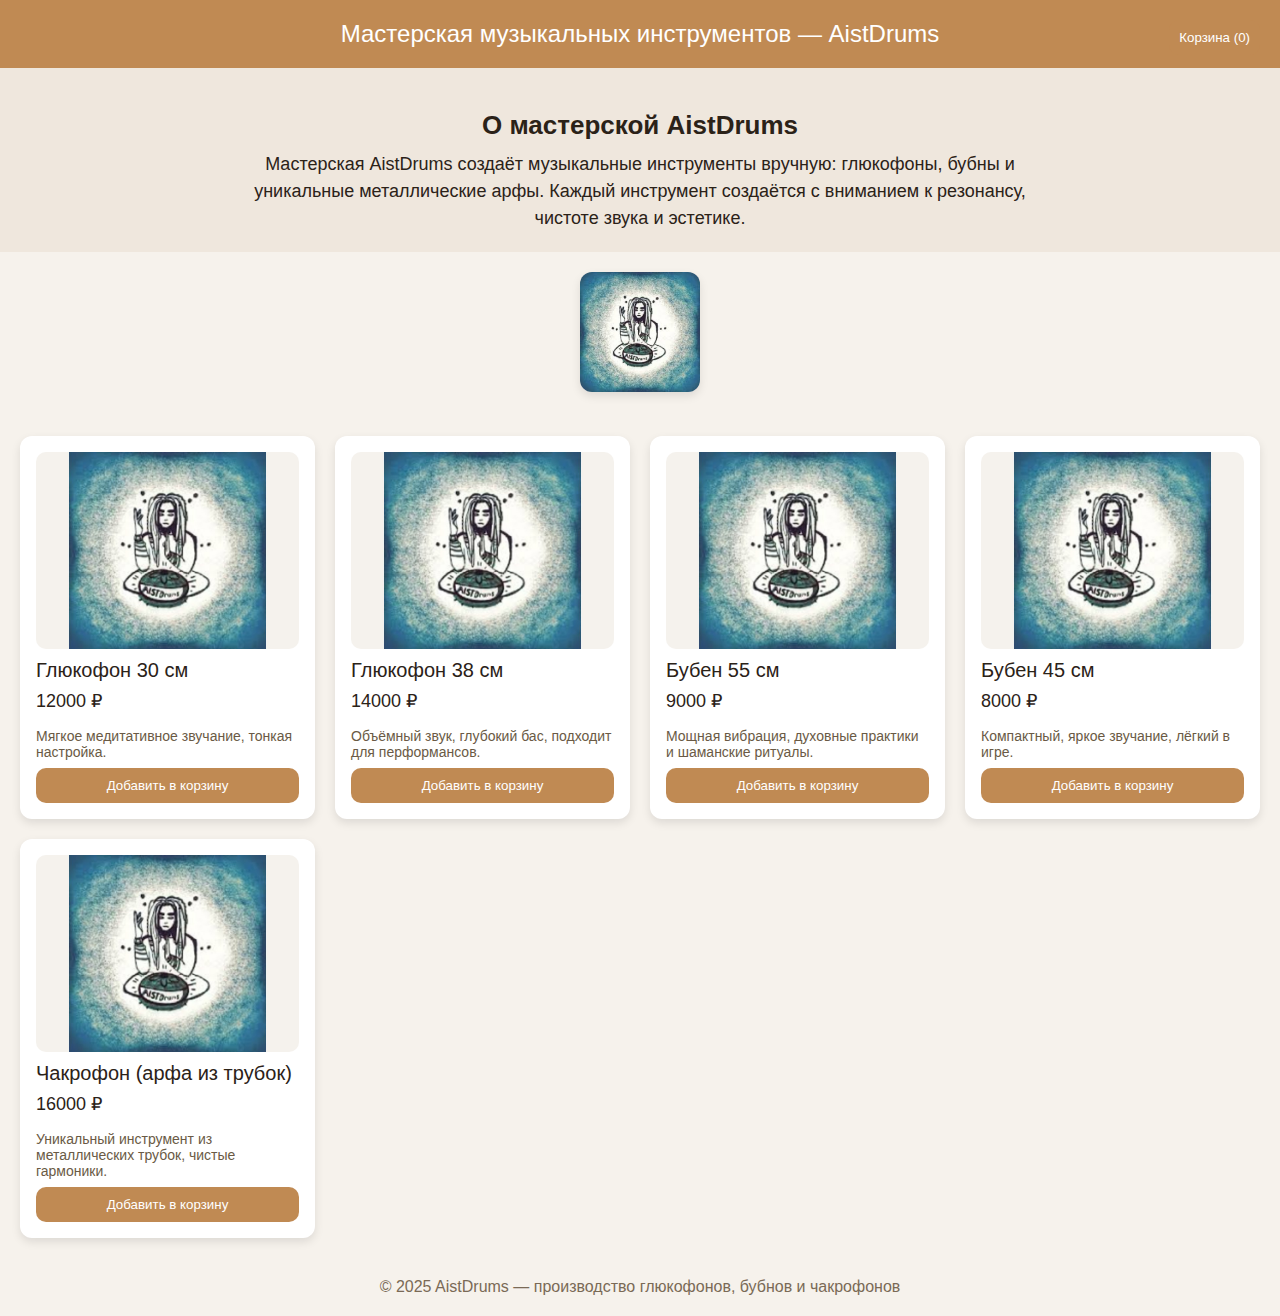
<file: index.html>
<!DOCTYPE html>
<html lang="ru">
<head>
  <meta charset="UTF-8" />
  <meta name="viewport" content="width=device-width, initial-scale=1.0" />
  <link rel="manifest" href="manifest.json" />
  <title>AistDrums — Магазин музыкальных инструментов</title>
  <style>
    /* ========== СТИЛИ (Tailwind-like минималистично вручную) ========== */
    body { margin: 0; font-family: sans-serif; background: #f6f2ec; color: #2b2218; }
    header { background: #c08a53; padding: 20px; color: white; text-align: center; font-size: 24px; }
    .catalog { display: grid; grid-template-columns: repeat(auto-fit, minmax(250px, 1fr)); gap: 20px; padding: 20px; }
    .card { background: white; padding: 16px; border-radius: 12px; box-shadow: 0 4px 10px rgba(0,0,0,0.1); display:flex; flex-direction:column; }
    .card img { width: 100%; border-radius: 10px; }
    .card-title { font-size: 20px; margin-top:10px; }
    .card-price { font-size: 18px; margin: 8px 0; }
    button { background: #c08a53; border: none; color: white; padding: 10px; border-radius: 10px; cursor: pointer; }
    button:hover { background: #a67340; }
    #cartPanel { position: fixed; top:0; right:0; width: 320px; height:100%; background:white; box-shadow: -2px 0 10px rgba(0,0,0,0.2); padding:20px; display:none; flex-direction:column; }
    #overlay { position: fixed; inset:0; background:rgba(0,0,0,0.4); display:none; }
    .cart-item { margin-bottom:10px; border-bottom:1px solid #ddd; padding-bottom:10px; }
    footer { text-align:center; padding: 20px; color:#7a6a56; }
  </style>
</head>
<body>
  <header>
    Мастерская музыкальных инструментов — AistDrums
  </header>

  <section style="padding:20px; background:#efe7dd; text-align:center;">
    <h2 style="font-size:26px; margin-bottom:10px;">О мастерской AistDrums</h2>
    <p style="max-width:800px; margin:0 auto; font-size:18px; line-height:1.5;">
      Мастерская AistDrums создаёт музыкальные инструменты вручную: глюкофоны, бубны и уникальные металлические арфы.
      Каждый инструмент создаётся с вниманием к резонансу, чистоте звука и эстетике.
    </p>
  </section>

  <button onclick="openCart()" style="position:fixed; top:20px; right:20px; z-index:20;">Корзина (<span id="cartCount">0</span>)</button>

  <div style="text-align:center; padding:20px;">
    <img src="images/icons/icon-192.png" alt="AistDrums Logo" style="width:120px; border-radius:12px; box-shadow:0 4px 10px rgba(0,0,0,0.1);"/>
  </div>

  <div class="catalog" id="catalog"></div>

  <div id="overlay" onclick="closeCart()"></div>
  <div id="cartPanel">
    <h2>Корзина</h2>
    <div id="cartItems"></div>

    <h3>Оформление заказа</h3>
    <input id="orderName" placeholder="Ваше имя" style="width:100%; padding:8px; margin-bottom:10px;"/>
    <input id="orderPhone" placeholder="Телефон" style="width:100%; padding:8px; margin-bottom:10px;"/>
    <textarea id="orderComment" placeholder="Комментарий" style="width:100%; padding:8px; height:70px;"></textarea>

    <button onclick="submitOrder()" style="margin-top:10px;">Отправить заказ</button>
    <button onclick="closeCart()" style="margin-top:10px; background:#999;">Закрыть</button>
  </div>

  <footer>
    © 2025 AistDrums — производство глюкофонов, бубнов и чакрофонов
  </footer>

  <script>
    /* ========== SCRIPT: каталог, корзина, форма заказа ========== */

    const products = [
      { id:1, title:"Глюкофон 30 см", price:12000, img:"images/gluk30.jpg", info:"Мягкое медитативное звучание, тонкая настройка." },
      { id:2, title:"Глюкофон 38 см", price:14000, img:"images/gluk38.jpg", info:"Объёмный звук, глубокий бас, подходит для перформансов." },
      { id:3, title:"Бубен 55 см", price:9000, img:"images/buben55.jpg", info:"Мощная вибрация, духовные практики и шаманские ритуалы." },
      { id:4, title:"Бубен 45 см", price:8000, img:"images/buben45.jpg", info:"Компактный, яркое звучание, лёгкий в игре." },
      { id:5, title:"Чакрофон (арфа из трубок)", price:16000, img:"images/chakrofon.jpg", info:"Уникальный инструмент из металлических трубок, чистые гармоники." }
    ];

    const catalog = document.getElementById('catalog');
    products.forEach(p => {
      catalog.innerHTML += `
        <div class='card'>
          <img src='${p.img}' alt='${p.title}' />
          <div class='card-title'>${p.title}</div>
          <div class='card-price'>${p.price} ₽</div>
          <div class='card-info' style="font-size:14px; color:#6a5a45; margin:8px 0;">${p.info}</div>
          <button onclick='addToCart(${p.id})'>Добавить в корзину</button>
        </div>
      `;
    });

    let cart = [];

    function addToCart(id) {
      const item = products.find(p => p.id === id);
      cart.push(item);
      updateCart();
    }

    function updateCart() {
      document.getElementById('cartCount').textContent = cart.length;
      const list = document.getElementById('cartItems');

      list.innerHTML = cart.map(i => `
        <div class='cart-item'>${i.title} — ${i.price} ₽</div>
      `).join('');
    }

    function openCart() {
      document.getElementById('overlay').style.display = 'block';
      document.getElementById('cartPanel').style.display = 'flex';
    }

    function closeCart() {
      document.getElementById('overlay').style.display = 'none';
      document.getElementById('cartPanel').style.display = 'none';
    }

    // ===== Telegram WebApp API init =====
    const tg = window.Telegram?.WebApp;
    if (tg) tg.expand();

    function submitOrder() {
      const name = document.getElementById('orderName').value;
      const phone = document.getElementById('orderPhone').value;
      const comment = document.getElementById('orderComment').value;

      if (!name || !phone) {
        alert('Заполните имя и телефон');
        return;
      }

      const orderData = {
        name, phone, comment,
        items: cart
      };

      // --- Отправка заказа в Telegram ---
      if (tg) {
        tg.sendData(JSON.stringify(orderData));
      }

      // Запрос напрямую в Telegram Bot API (замени TOKEN и CHAT_ID)
      fetch(`https://api.telegram.org/botYOUR_TELEGRAM_BOT_TOKEN/sendMessage`, {
        method: "POST",
        headers: { "Content-Type": "application/json" },
        body: JSON.stringify({
          chat_id: "YOUR_CHAT_ID",
          text: `Новый заказ AistDrums:%0AИмя: ${name}%0AТелефон: ${phone}%0AКомментарий: ${comment}%0AТовары: ${cart.map(c=>c.title).join(', ')}`
        })
      });
      alert("Заказ отправлен! Мы свяжемся с вами.");

      cart = [];
      updateCart();
    }

    /* ========== PWA Service Worker Registration ========== */
    if ('serviceWorker' in navigator) {
      navigator.serviceWorker.register('sw.js');
    }
  </script>
</body>
</html>
</file>
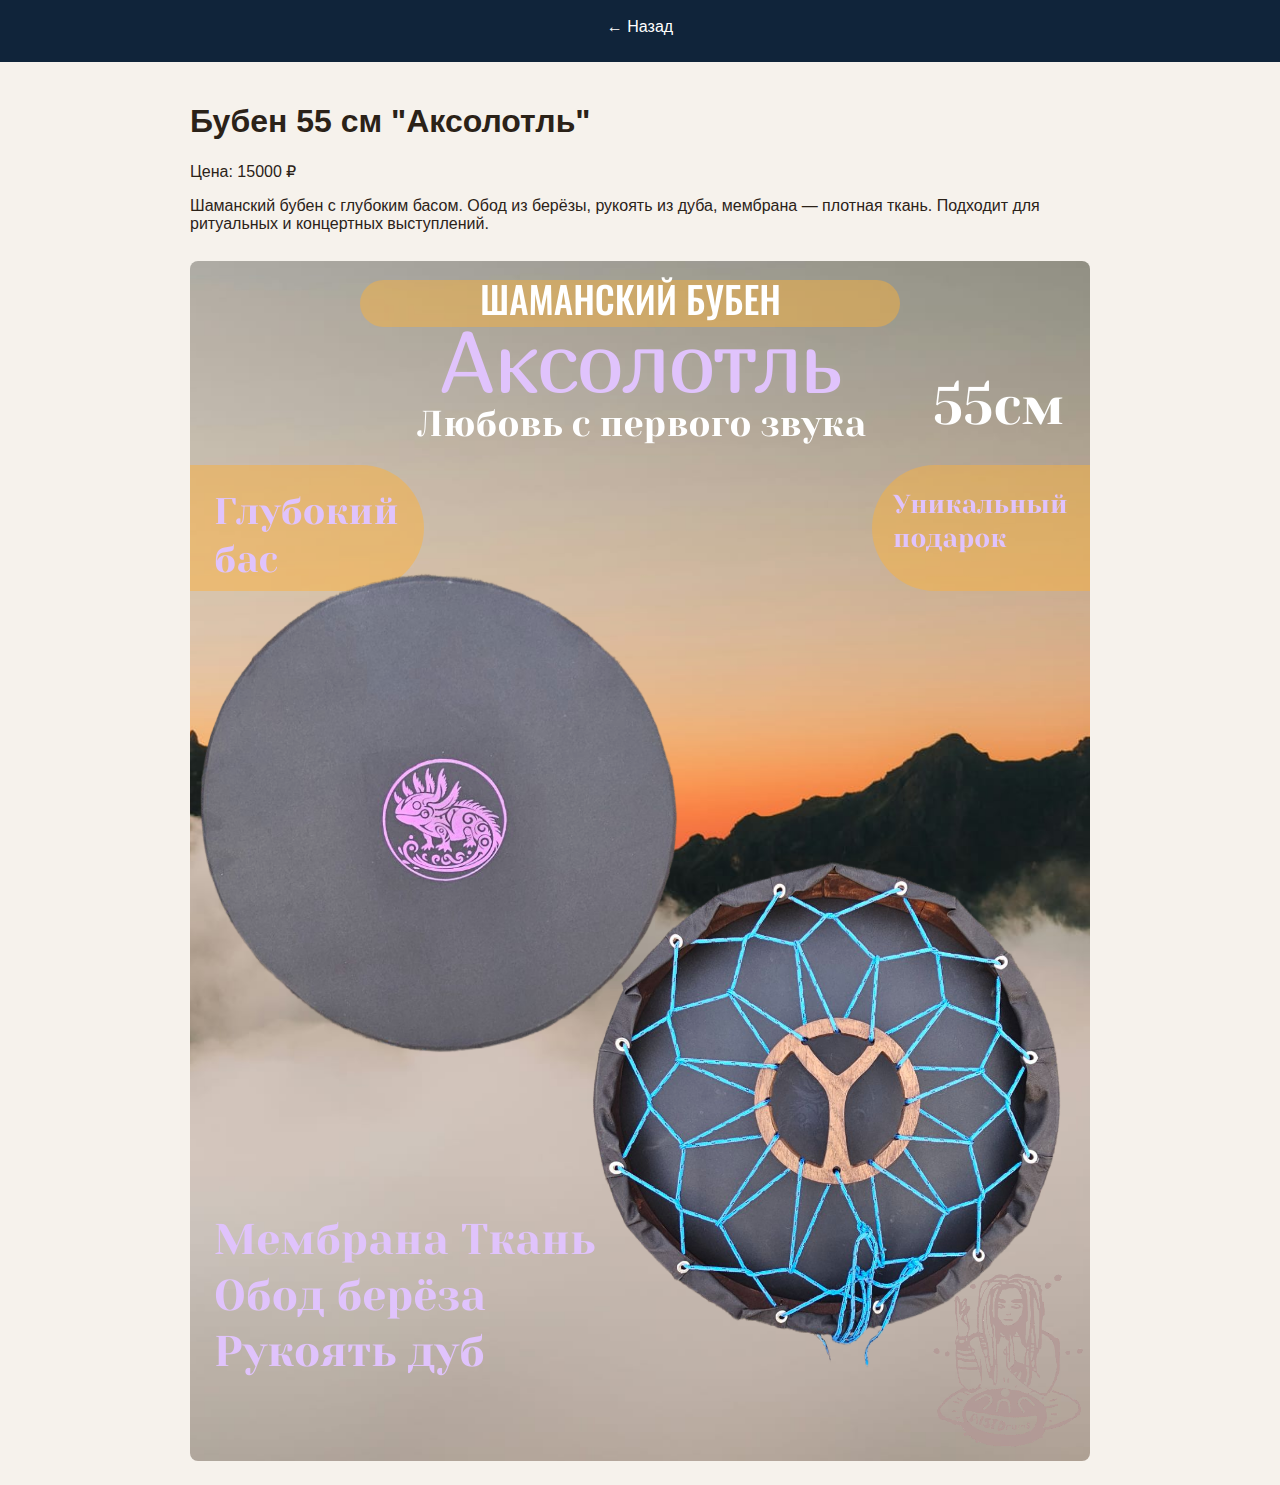
<file: aksolotl.html>
<!DOCTYPE html><html lang="ru"><head><meta charset="utf-8"/><meta name="viewport" content="width=device-width,initial-scale=1"/><title>Бубен 55 см "Аксолотль"</title><link rel="stylesheet" href="css/styles.css"/></head><body><header class='site-header'><a class='back' href='index.html'>← Назад</a></header><main style='padding:20px;max-width:900px;margin:auto;'><h1>Бубен 55 см "Аксолотль"</h1><p>Цена: 15000 ₽</p><p>Шаманский бубен с глубоким басом. Обод из берёзы, рукоять из дуба, мембрана — плотная ткань. Подходит для ритуальных и концертных выступлений.</p><img src='images/15.png' style='max-width:100%;margin-top:12px;border-radius:8px'/></main></body></html>
</file>
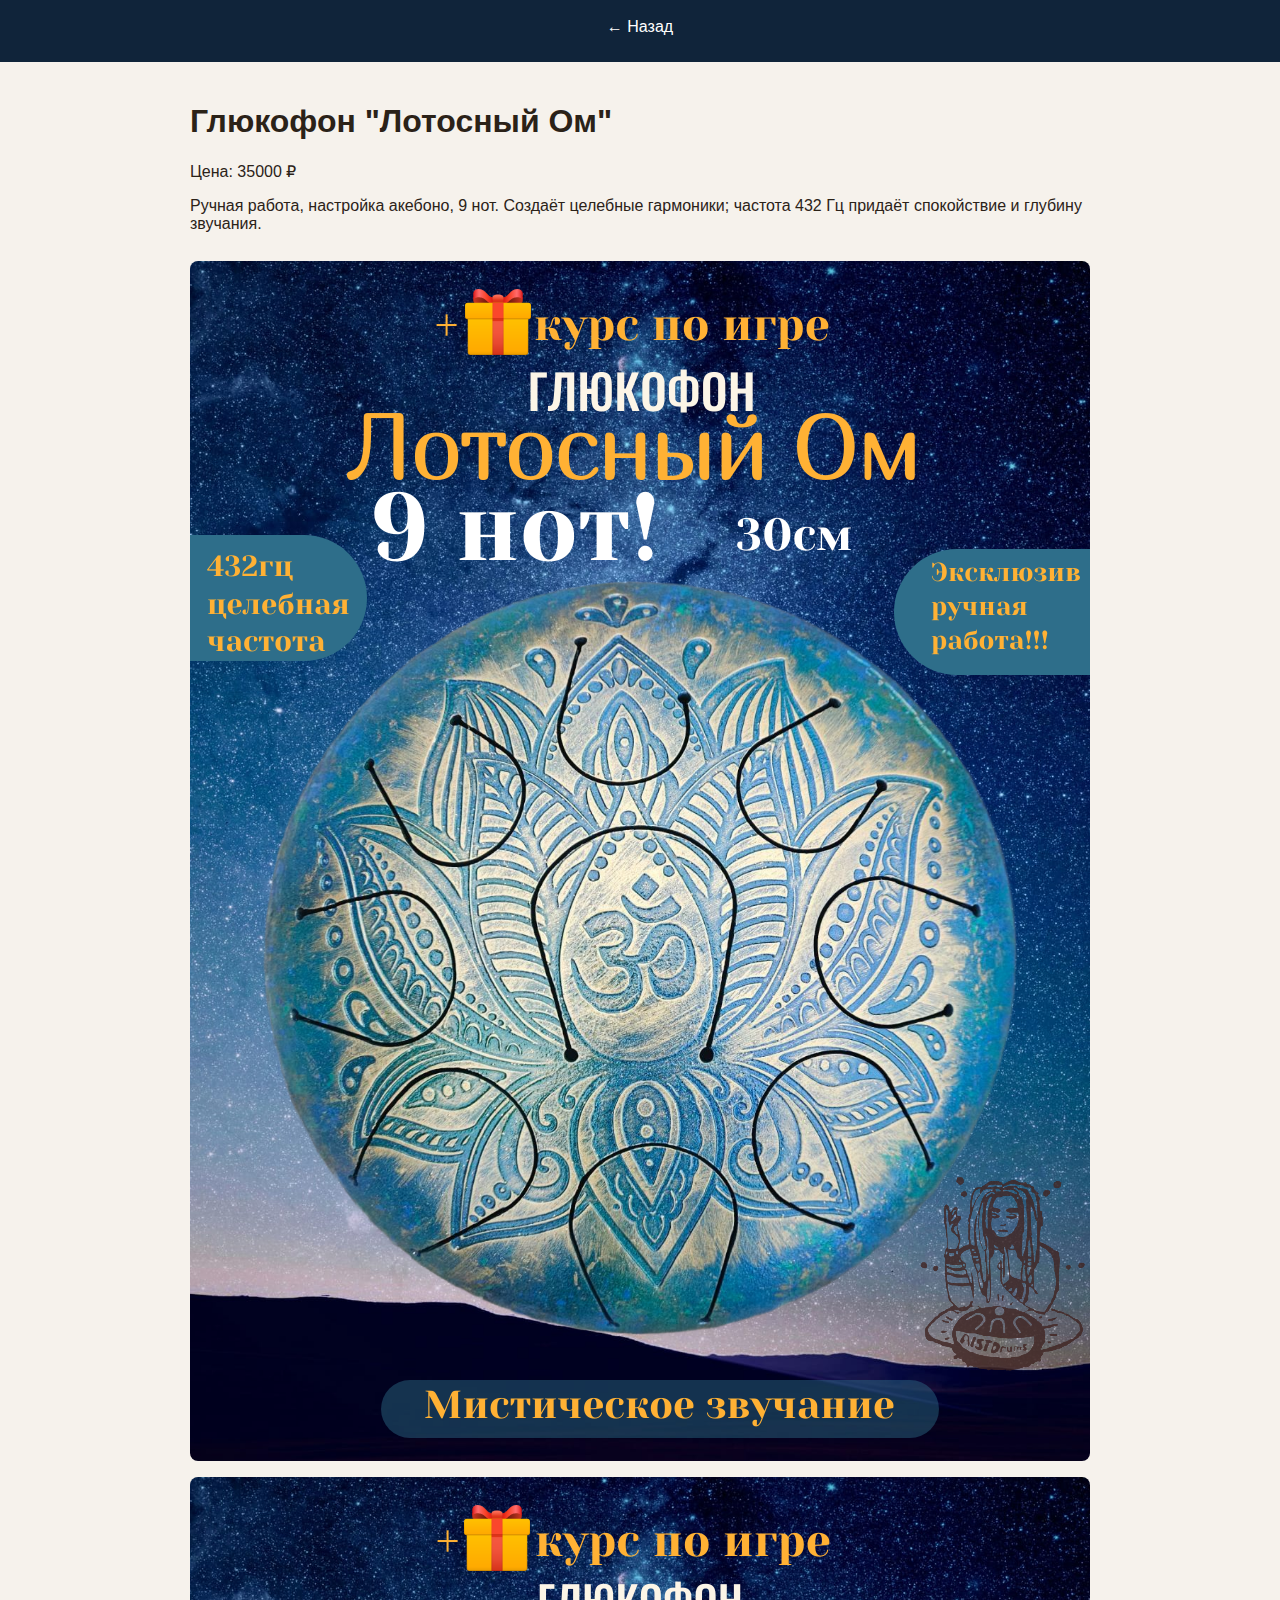
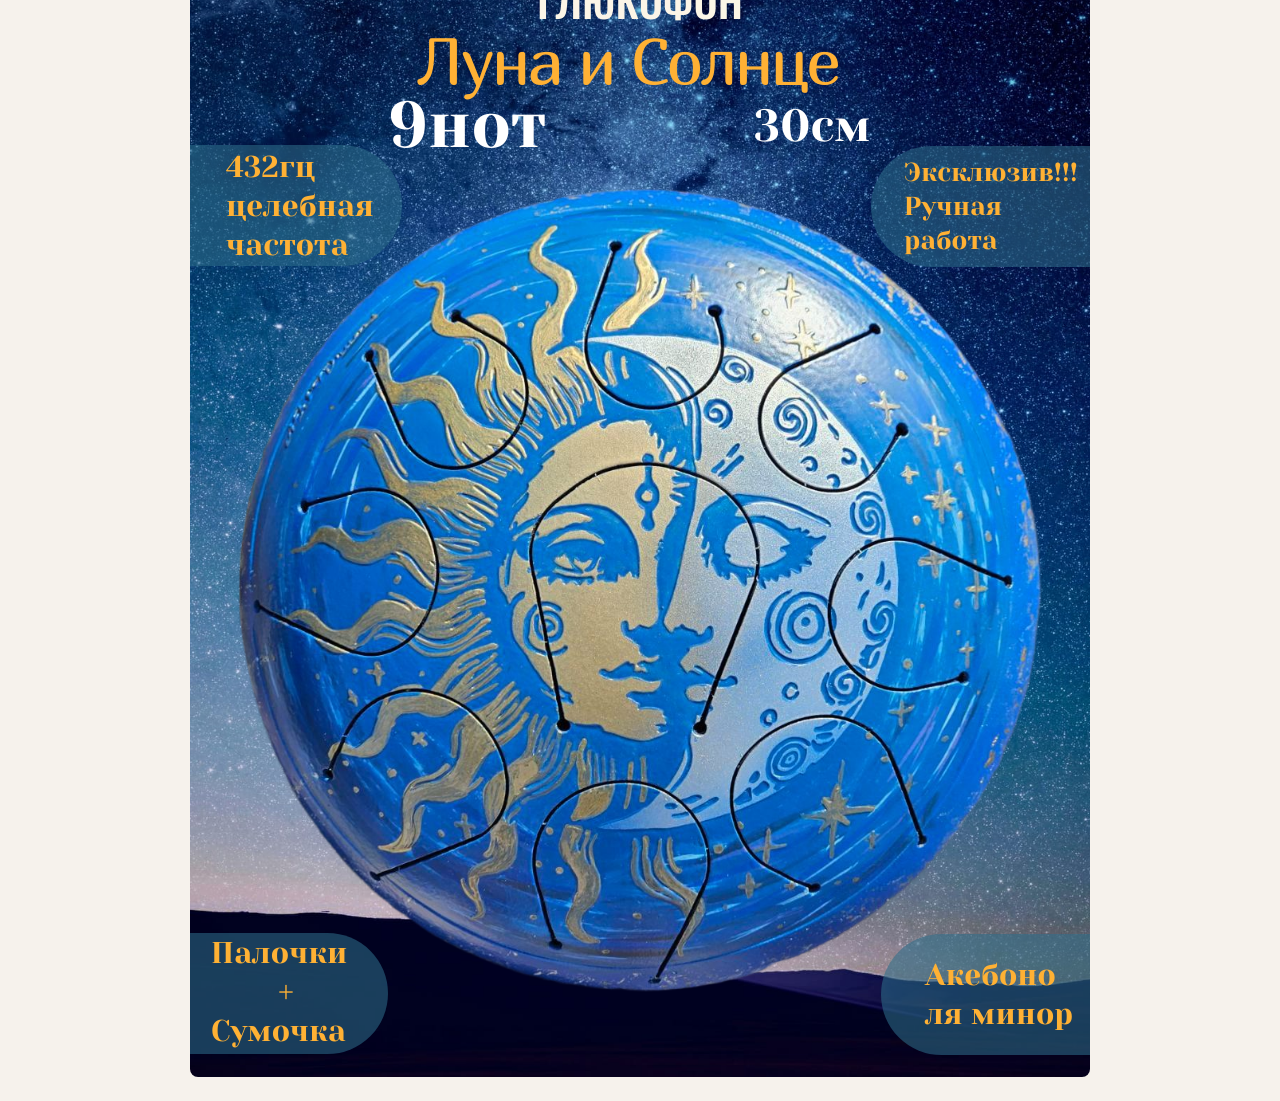
<file: lotos-om.html>
<!DOCTYPE html><html lang="ru"><head><meta charset="utf-8"/><meta name="viewport" content="width=device-width,initial-scale=1"/><title>Глюкофон "Лотосный Ом"</title><link rel="stylesheet" href="css/styles.css"/></head><body><header class='site-header'><a class='back' href='index.html'>← Назад</a></header><main style='padding:20px;max-width:900px;margin:auto;'><h1>Глюкофон "Лотосный Ом"</h1><p>Цена: 35000 ₽</p><p>Ручная работа, настройка акебоно, 9 нот. Создаёт целебные гармоники; частота 432 Гц придаёт спокойствие и глубину звучания.</p><img src='images/10.png' style='max-width:100%;margin-top:12px;border-radius:8px'/><img src='images/1.png' style='max-width:100%;margin-top:12px;border-radius:8px'/></main></body></html>
</file>
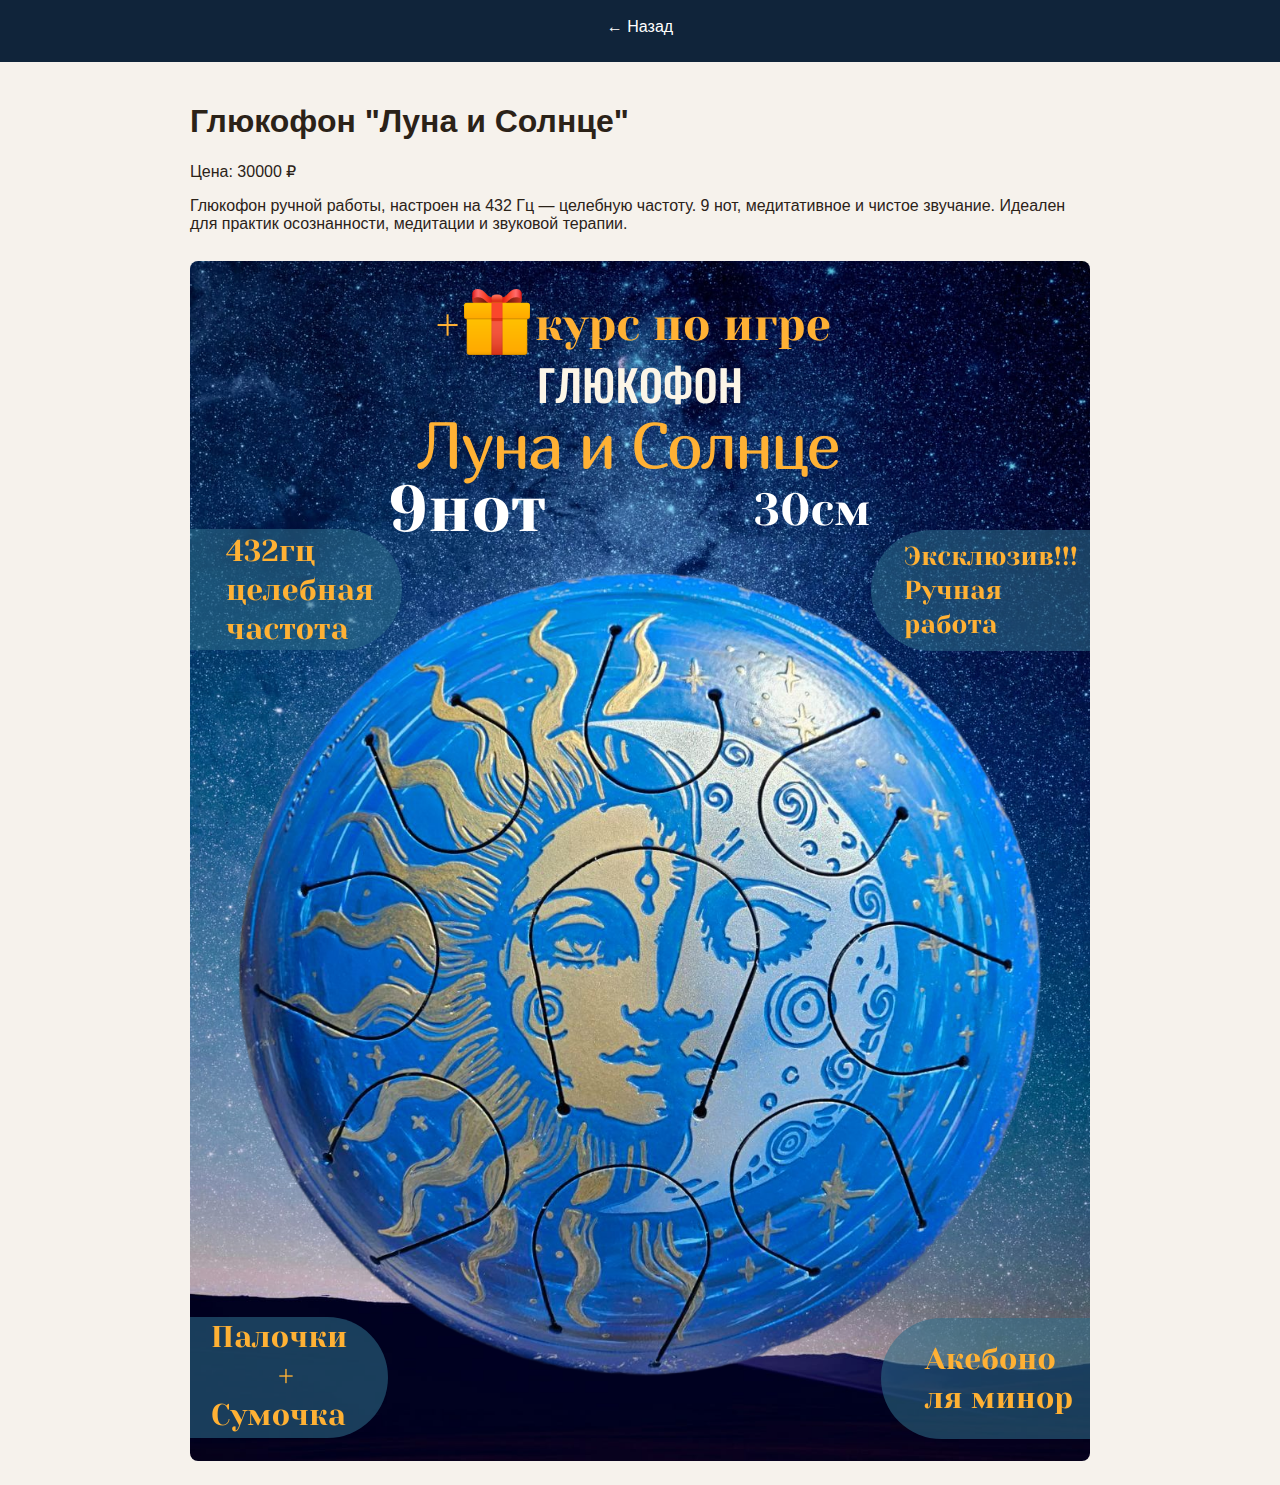
<file: luna-solnce.html>
<!DOCTYPE html><html lang="ru"><head><meta charset="utf-8"/><meta name="viewport" content="width=device-width,initial-scale=1"/><title>Глюкофон "Луна и Солнце"</title><link rel="stylesheet" href="css/styles.css"/></head><body><header class='site-header'><a class='back' href='index.html'>← Назад</a></header><main style='padding:20px;max-width:900px;margin:auto;'><h1>Глюкофон "Луна и Солнце"</h1><p>Цена: 30000 ₽</p><p>Глюкофон ручной работы, настроен на 432 Гц — целебную частоту. 9 нот, медитативное и чистое звучание. Идеален для практик осознанности, медитации и звуковой терапии.</p><img src='images/1.png' style='max-width:100%;margin-top:12px;border-radius:8px'/></main></body></html>
</file>
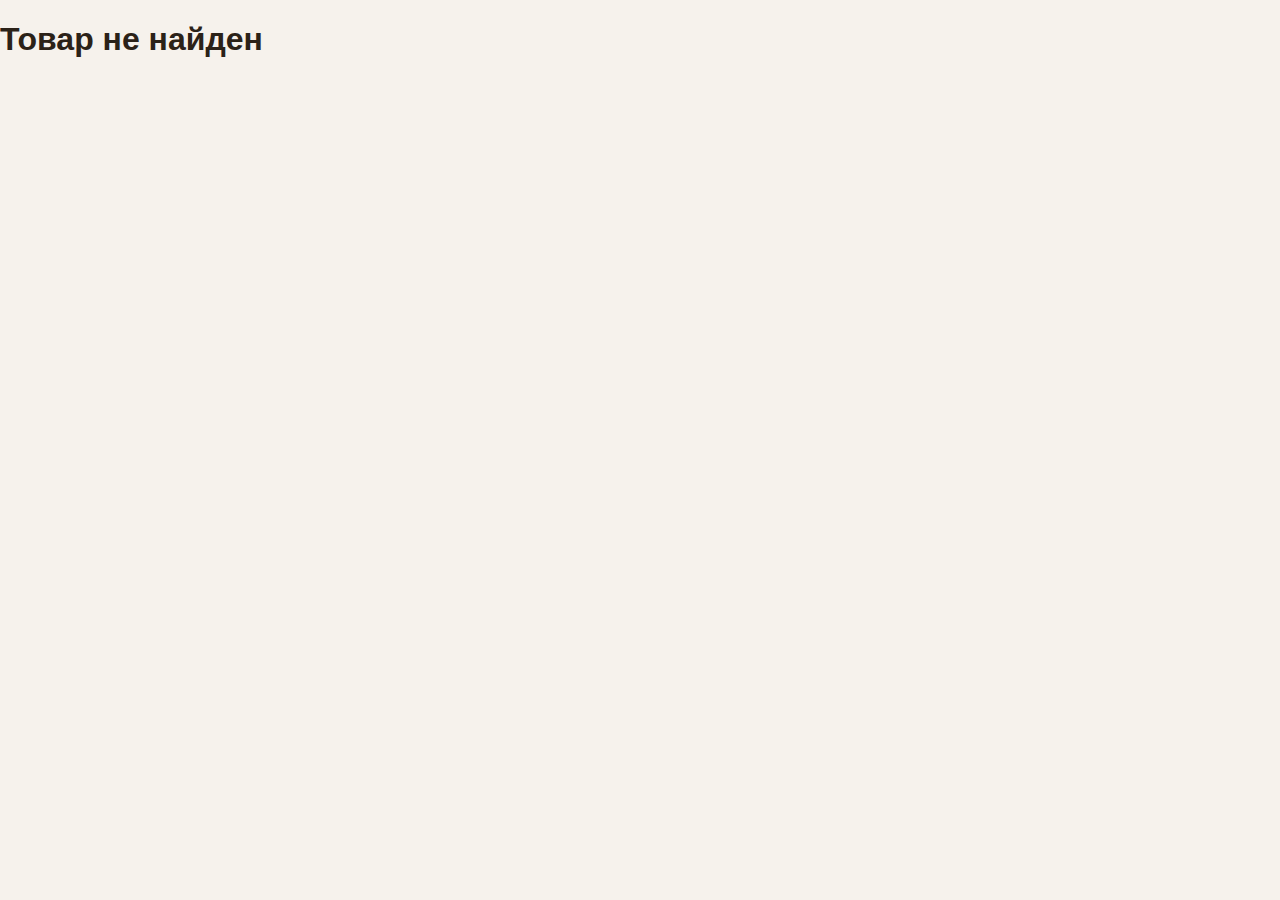
<file: product.html>
<!DOCTYPE html>
<html lang="ru">
<head>
  <meta charset="utf-8" />
  <meta name="viewport" content="width=device-width, initial-scale=1" />
  <title>Товар — AistDrums</title>
  <link rel="stylesheet" href="css/styles.css" />
</head>
<body>
  <header class="site-header">
    <a class="back" href="index.html">← Назад в каталог</a>
    <h1 id="product-name">Товар</h1>
  </header>

  <main class="product-page">
    <div class="gallery" id="gallery"></div>
    <div class="info">
      <h2 id="product-name-2"></h2>
      <p id="product-description"></p>
      <ul id="product-specs"></ul>
      <div class="price" id="product-price"></div>
      <button id="buy-btn">Добавить в корзину</button>
    </div>
  </main>

  <script src="js/product.js"></script>
</body>
</html>
</file>
<file: css/styles.css>
body{font-family:Arial, sans-serif;margin:0;background:#f6f2ec;color:#2b2218}
.site-header{background:#10243a;color:#fff;padding:18px;text-align:center}
.site-header img{height:64px;vertical-align:middle;margin-right:12px}
.catalog{display:grid;grid-template-columns:repeat(auto-fit,minmax(240px,1fr));gap:18px;padding:24px}
.card{background:#fff;border-radius:12px;padding:12px;box-shadow:0 6px 18px rgba(0,0,0,.08)}
.card img{width:100%;border-radius:8px}
.price{font-weight:700;color:#c08a53}
.actions{display:flex;gap:8px;margin-top:8px}
.btn{display:inline-block;padding:8px 12px;border-radius:8px;text-decoration:none;background:#c08a53;color:#fff}
.product-page{display:grid;grid-template-columns:1fr 320px;gap:20px;padding:24px;max-width:1100px;margin:0 auto}
.gallery img{width:100%;border-radius:10px;margin-bottom:10px}
.info{background:#fff;padding:16px;border-radius:10px;box-shadow:0 6px 18px rgba(0,0,0,.06)}
footer{text-align:center;padding:20px;color:#7a6a56}
.back{color:#fff;text-decoration:none;display:inline-block;margin-bottom:8px}
</file>
